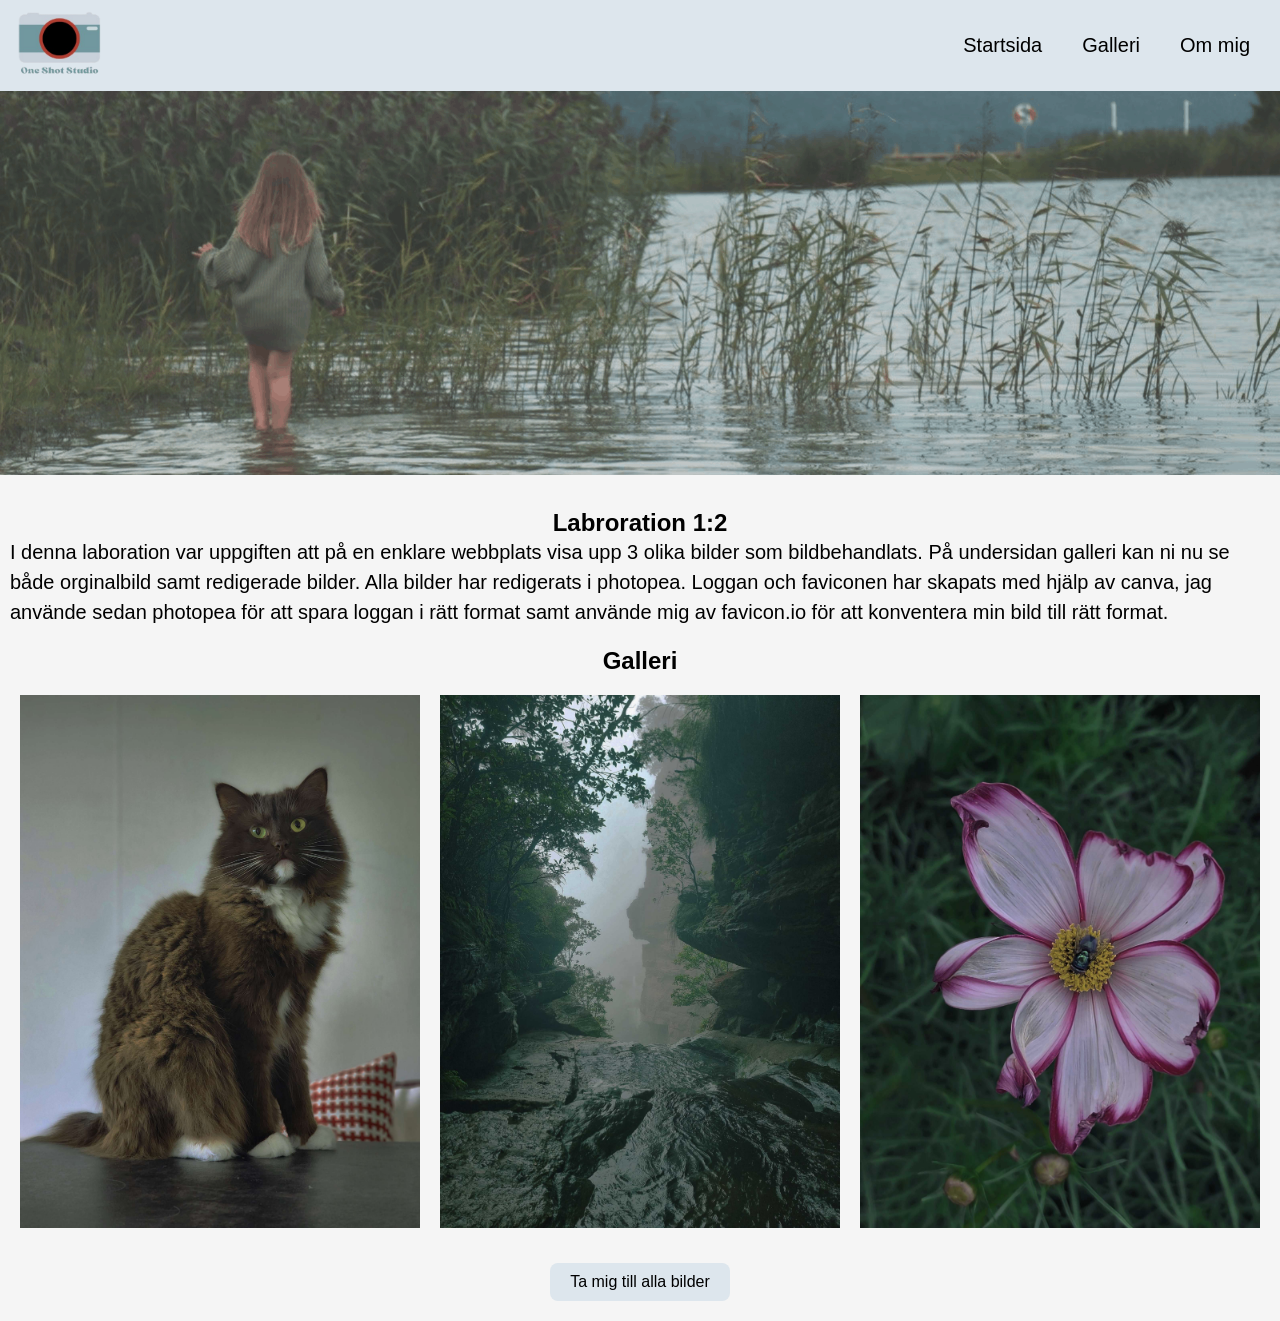
<file: index.html>
<!DOCTYPE html>
<html lang="sv">

<head>
    <meta charset="UTF-8">
    <meta name="viewport" content="width=device-width, initial-scale=1.0">
    <title>One shot studio</title>
    <link rel="stylesheet" href="css/style.css">
    <link rel="icon" type="image/png" sizes="32x32" href="images/favicon.png">
    <link rel="icon" type="image/png" sizes="16x16" href="images/favicon.ico">
</head>

<body>

    <!--Header-->
    <header>
        <div class="logo">
            <a href="index.html">
                <img src="images/logo.svg" alt="logotyp för one shot studio">
            </a>
        </div>
        <button class="menu-toggle">☰</button>
        <nav class="header-nav">
            <ul>
                <li><a href="index.html">Startsida</a></li>
                <li><a href="gallery.html">Galleri</a></li>
                <li><a href="aboutme.html">Om mig</a></li>
            </ul>
        </nav>
    </header>

    <main>
        <img class="hero" src="images/header.png" alt="flicka som går i vattnet bland vassen">
        <section class="info">
            <h1>Labroration 1:2</h1>
            <p>I denna laboration var uppgiften att på en enklare webbplats visa upp 3 olika bilder som bildbehandlats.
                På
                undersidan galleri kan ni nu se både orginalbild samt redigerade bilder. Alla bilder har redigerats i
                photopea.
                Loggan och faviconen har skapats med hjälp av canva, jag använde sedan photopea för att spara loggan i
                rätt
                format samt använde mig av favicon.io för att konventera min bild till rätt format. </p>
        </section>
        <section class="gallery-section">
            <h2>Galleri</h2>
            <div class="start-gallery">
                <img src="images/bildserie001.jpg" alt="svart och vit katt som sitter på ett bord">
                <img src="images/bildserie002.jpg"
                    alt="Dimma omger höga klippväggar och tät grönska medan vatten rinner över klipporna.">
                <img src="images/bildserie003.jpg" alt="vit blomma med lila vanter med en fluga mitt i">
            </div>
            <a href="gallery.html" class="btn">Ta mig till alla bilder</a>
        </section>

    </main>
    <script src="js/main.js" defer></script>
</body>

</html>
</file>
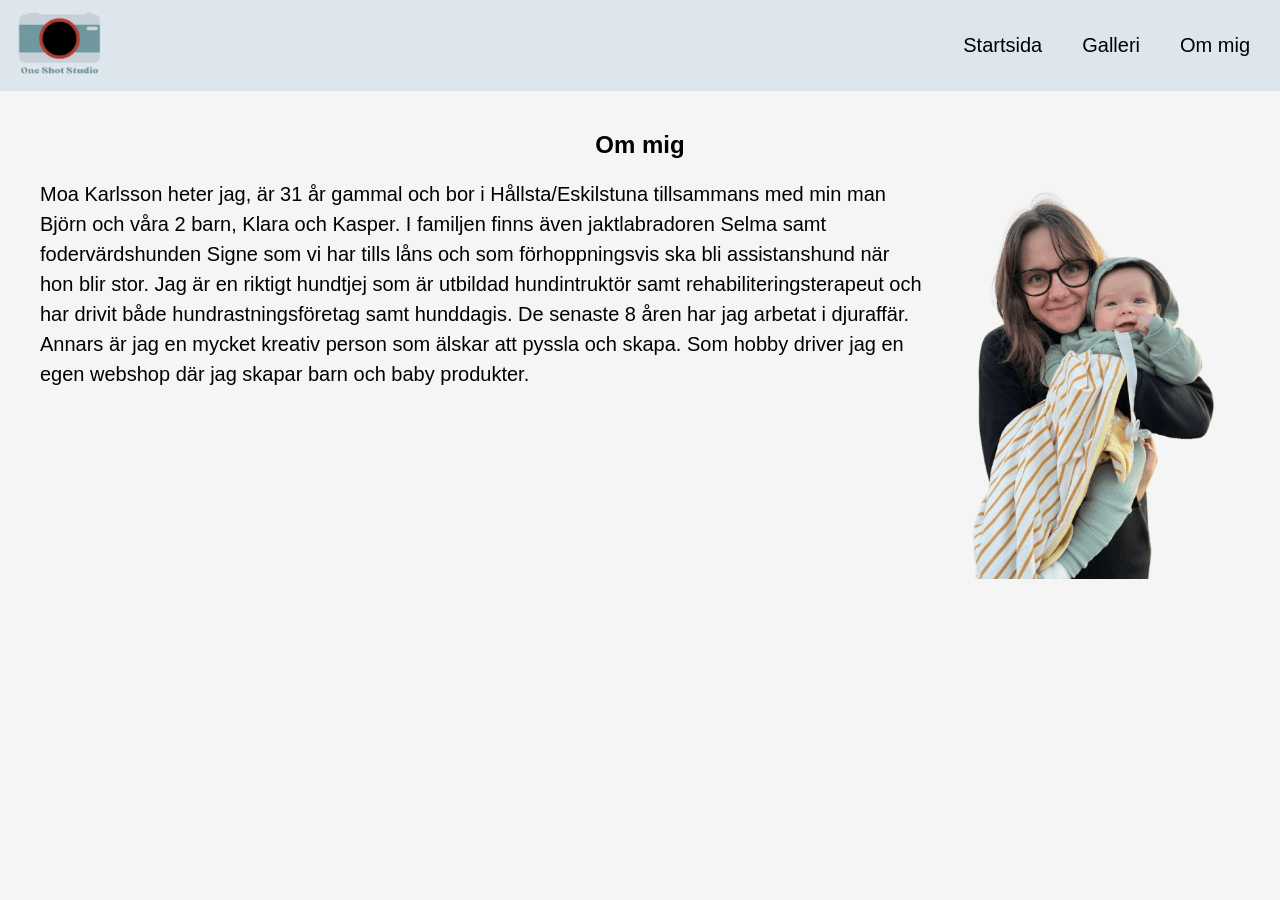
<file: aboutme.html>
<!DOCTYPE html>
<html lang="sv">

<head>
    <meta charset="UTF-8">
    <meta name="viewport" content="width=device-width, initial-scale=1.0">
    <title>Om mig</title>
    <link rel="stylesheet" href="css/style.css">
    <link rel="icon" type="image/png" sizes="32x32" href="images/favicon.png">
    <link rel="icon" type="image/png" sizes="16x16" href="images/favicon.ico">
</head>

<body>
    <!--Header-->
    <header>
        <div class="logo">
            <a href="index.html">
                <img src="images/logo.svg" alt="logotyp för one shot studio">
            </a>
        </div>
        <button class="menu-toggle">☰</button>
        <nav class="header-nav">
            <ul>
                <li><a href="index.html">Startsida</a></li>
                <li><a href="gallery.html">Galleri</a></li>
                <li><a href="aboutme.html">Om mig</a></li>
            </ul>
        </nav>
    </header>
    <main>
        <section class="aboutme">
            <h1>Om mig</h1>
            <div>
                <p>Moa Karlsson heter jag, är 31 år gammal och bor i Hållsta/Eskilstuna tillsammans med min man Björn
                    och
                    våra 2
                    barn, Klara och Kasper. I familjen finns även jaktlabradoren Selma samt fodervärdshunden Signe som
                    vi
                    har
                    tills låns och som förhoppningsvis ska bli assistanshund när hon blir stor. Jag är en riktigt
                    hundtjej
                    som
                    är
                    utbildad hundintruktör samt rehabiliteringsterapeut och har drivit både hundrastningsföretag samt
                    hunddagis.
                    De senaste 8 åren har jag arbetat i djuraffär.
                    Annars är jag en mycket kreativ person som älskar att pyssla och skapa. Som hobby driver jag en egen
                    webshop där jag skapar barn och baby produkter.</p>
                <img src="images/portrait.png" alt="kvinna med glasögon håller i en litet barn">
            </div>
        </section>
    </main>
</body>
<script src="js/main.js" defer></script>

</html>
</file>
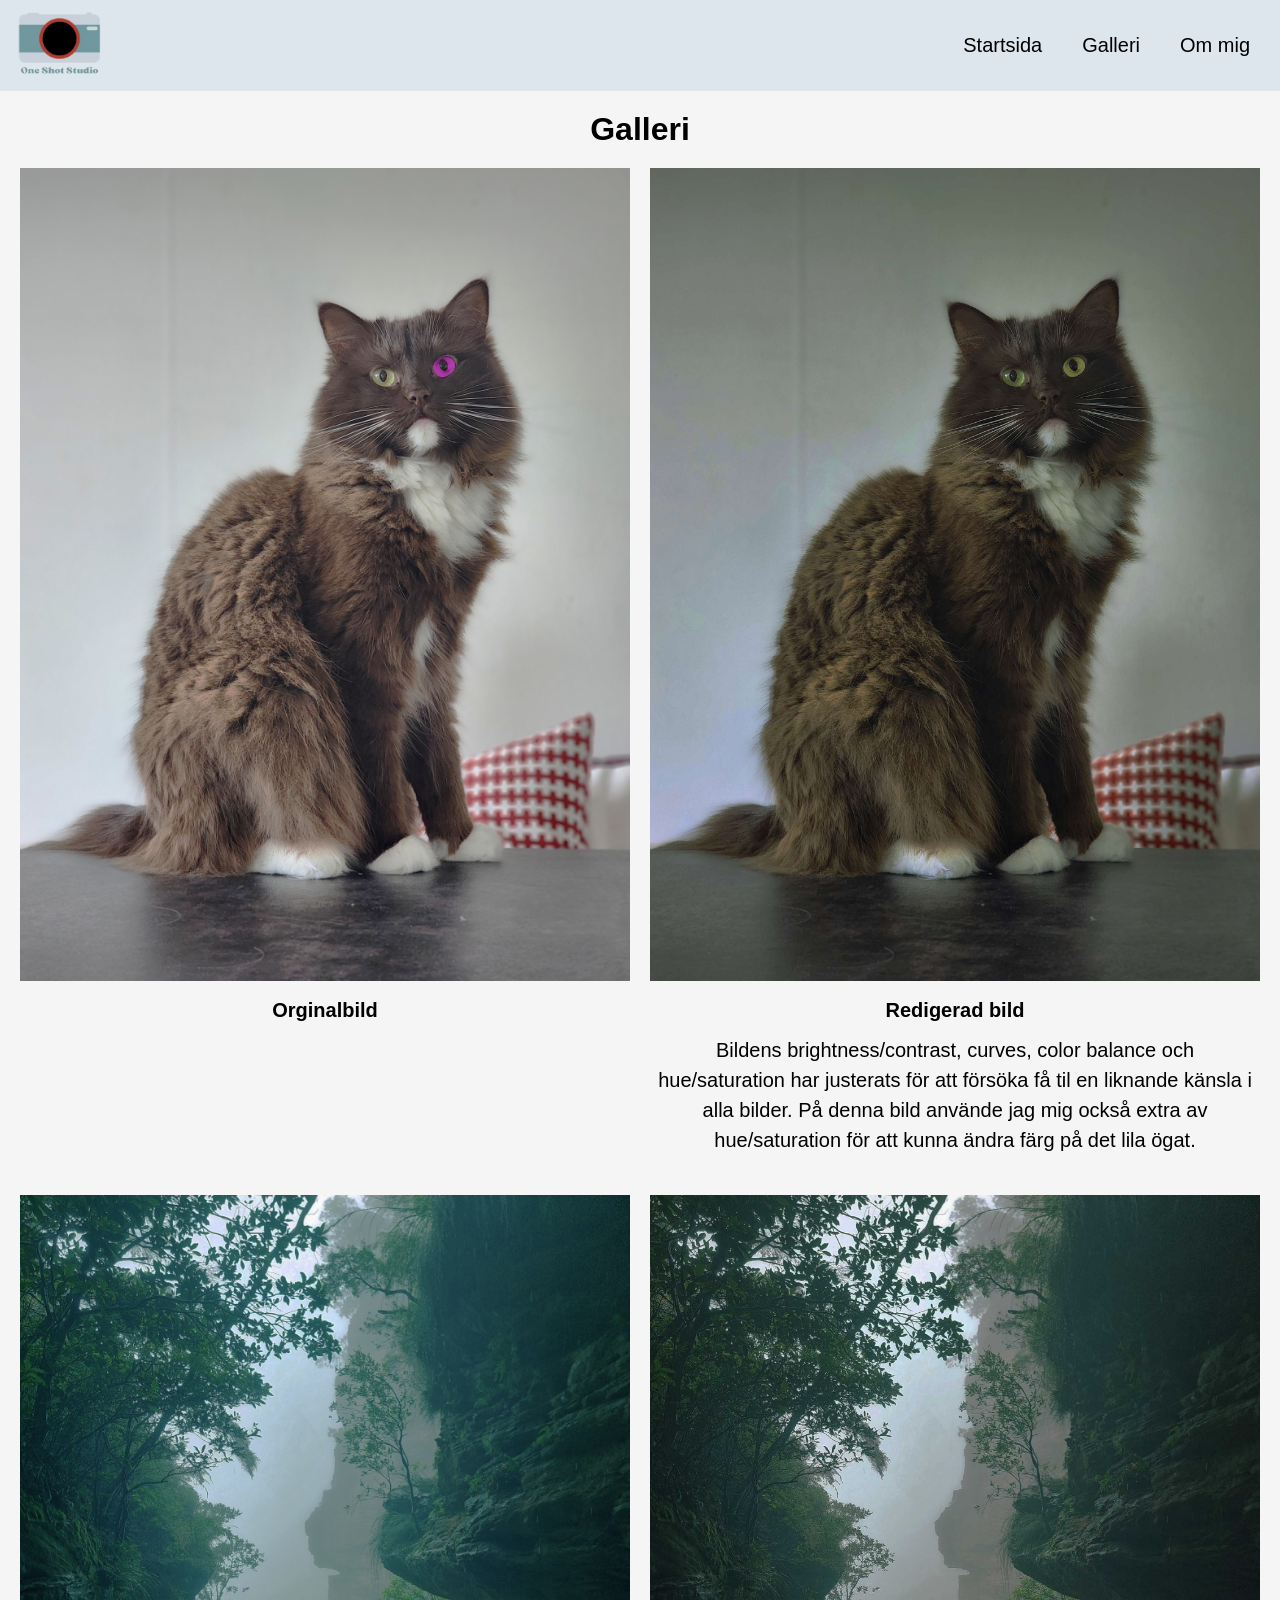
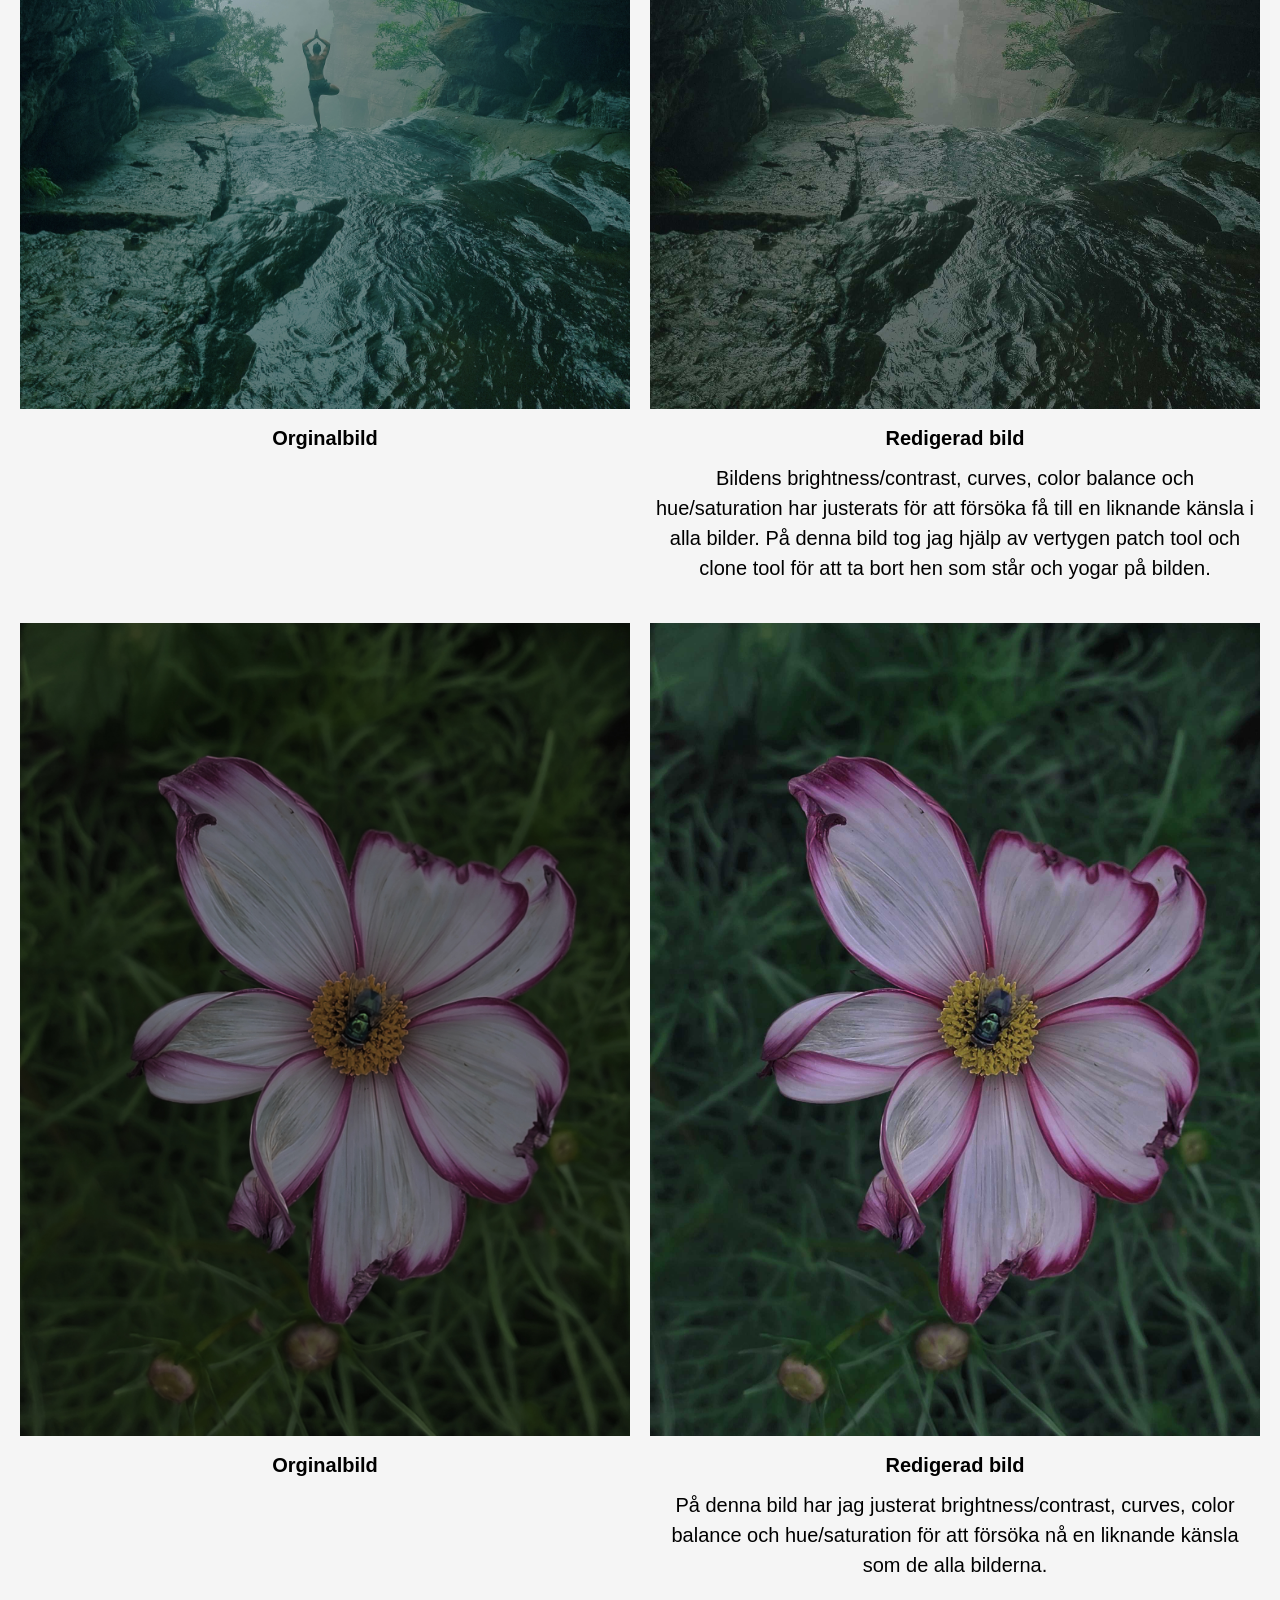
<file: gallery.html>
<!DOCTYPE html>
<html lang="sv">

<head>
    <meta charset="UTF-8">
    <meta name="viewport" content="width=device-width, initial-scale=1.0">
    <title>Galleri</title>
    <link rel="stylesheet" href="css/style.css">
    <link rel="icon" type="image/png" sizes="32x32" href="images/favicon.png">
    <link rel="icon" type="image/png" sizes="16x16" href="images/favicon.ico">
</head>


<body>
    <!--Header-->
    <header>
        <div class="logo">
            <a href="index.html">
                <img src="images/logo.svg" alt="logotyp för one shot studio">
            </a>
        </div>
        <button class="menu-toggle">☰</button>
        <nav class="header-nav">
            <ul>
                <li><a href="index.html">Startsida</a></li>
                <li><a href="gallery.html">Galleri</a></li>
                <li><a href="aboutme.html">Om mig</a></li>
            </ul>
        </nav>
    </header>
    <main>
        <h1>Galleri</h1>
        <section class="image-comparison">
            <article>
                <img src="images/katt.jpg" alt="svart och vit katt som sitter på ett bord, ena ögat är lila">
                <p><strong>Orginalbild</strong></p>
            </article>
            <article>
                <img src="images/bildserie001.jpg" alt="svart och vit katt som sitter på ett bord">
                <p><strong>Redigerad bild</strong></p>
                <p>Bildens brightness/contrast, curves, color balance och hue/saturation har justerats för att försöka
                    få til en
                    liknande känsla i alla bilder. På denna bild använde jag mig också extra av hue/saturation för att
                    kunna
                    ändra färg på det lila ögat. </p>
            </article>
        </section>
        <section class="image-comparison">
            <article>
                <img src="images/vatten.jpg"
                    alt="Dimma omger höga klippväggar och tät grönska medan någon står i yoga pose där vattnet rinner ned över klipporna.">
                <p><strong>Orginalbild</strong></p>
            </article>
            <article>
                <img src="images/bildserie002.jpg"
                    alt="Dimma omger höga klippväggar och tät grönska medan vatten rinner över klipporna.">
                <p><strong>Redigerad bild</strong></p>
                <p>Bildens brightness/contrast, curves, color balance och hue/saturation har justerats för att försöka
                    få till
                    en liknande känsla i alla bilder. På denna bild tog jag hjälp av vertygen patch tool och clone tool
                    för att
                    ta bort hen som står och yogar på bilden. </p>
            </article>
        </section>
        <section class="image-comparison">
            <article>
                <img src="images/blomma.jpg" alt="vit blomma med lila vanter med en fluga mitt i">
                <p><strong>Orginalbild</strong></p>
            </article>
            <article>
                <img src="images/bildserie003.jpg" alt="vit blomma med lila vanter med en fluga mitt i">
                <p><strong>Redigerad bild</strong></p>
                <p>På denna bild har jag justerat brightness/contrast, curves, color balance och hue/saturation för att
                    försöka
                    nå en liknande känsla som de alla bilderna. </p>
            </article>
        </section>
    </main>


    <script src="js/main.js" defer></script>
</body>

</html>
</file>
<file: css/style.css>
/*Hela dokumentet*/
* {
    margin: 0;
    padding: 0;
    box-sizing: border-box;
}


/*Hela body*/

body {
    background-color: whitesmoke;
    font-family: Helvetica, Arial, sans-serif;
    padding-bottom: 20px;
}

/* alla p element */
p {
    line-height: 1.5;
}

/*Alla bilder*/

img {
    width: 100%;
}

/*Header*/

header {
    background-color: #DDE6ED;
    display: flex;
    justify-content: space-between;
    flex-wrap: wrap;
    padding: 10px;
}

header li {
    text-decoration: none;
}

.logo img {
    width: 100px;
}

/*Startsida*/

.hero {
    opacity: 0.90;
}

.info {
    padding: 10px;
}

.gallery-section {
    text-align: center;
    padding-top: 10px;
}

.start-gallery {
    display: grid;
    gap: 20px;
    padding: 20px;
}

.btn {
    background-color: #DDE6ED;
    color: black;
    display: inline-block;
    margin-top: 15px;
    padding: 10px 20px;
    border: none;
    border-radius: 8px;
    cursor: pointer;
    text-decoration: none;
}

/*Galleri*/

h1 {
    text-align: center;
    margin-top: 20px;
}

.image-comparison {
    padding: 20px;
    display: flex;
    flex-direction: column;
    gap: 20px;
}

.image-comparison p {
    text-align: center;
    padding-top: 10px;
}

/*Om mig*/

.aboutme {
    padding: 20px;
}

.aboutme>div {
    padding: 20px;
}

/*Hamburgemenyn*/

.header-nav {
    display: none;
    width: 100%;
}

/*Visar menyn när klassen open lägg till*/

.header-nav {
    display: none;
    width: 100%;
}

.header-nav.open {
    display: flex;
    flex-direction: column;
}

.menu-toggle {
    cursor: pointer;
    background-color: transparent;
    border: 0;
    font-size: 20px;
    padding-inline: 15px;
}

.header-nav ul {
    list-style: none;
    margin: 0;
    padding: 0;
}

.header-nav li {
    padding-block: 5px;
}

.header-nav a {
    color: black;
    text-decoration: none;
}

/*STORA SKÄRMAR*/
@media (min-width: 768px) {

    /*Alla p element*/
    p {
        font-size: 20px;
    }

    /*Hamburge meny*/
    .menu-toggle {
        display: none;
    }

    .header-nav {
        display: flex;
        width: auto;
        align-items: center;
        padding-right: 20px;
    }

    .header-nav ul {
        display: flex;
        gap: 40px;
        font-size: 20px;
    }

    /*Startsida*/
    .start-gallery {
        grid-template-columns: 1fr 1fr 1fr;
    }

    /* Galleri */

    .image-comparison {
        flex-direction: row;
    }

    .image-comparison article {
        flex-grow: 1;
        flex-basis: 200px;
    }

    /* Om mig */

    .aboutme {
        justify-content: center;
    }

    .aboutme>div {
        display: flex;
        gap: 16px;
        flex-grow: 1;
    }

    .aboutme img {
        min-width: 300px;
        max-width: 600px;
        object-fit: contain;
    }
}
</file>
